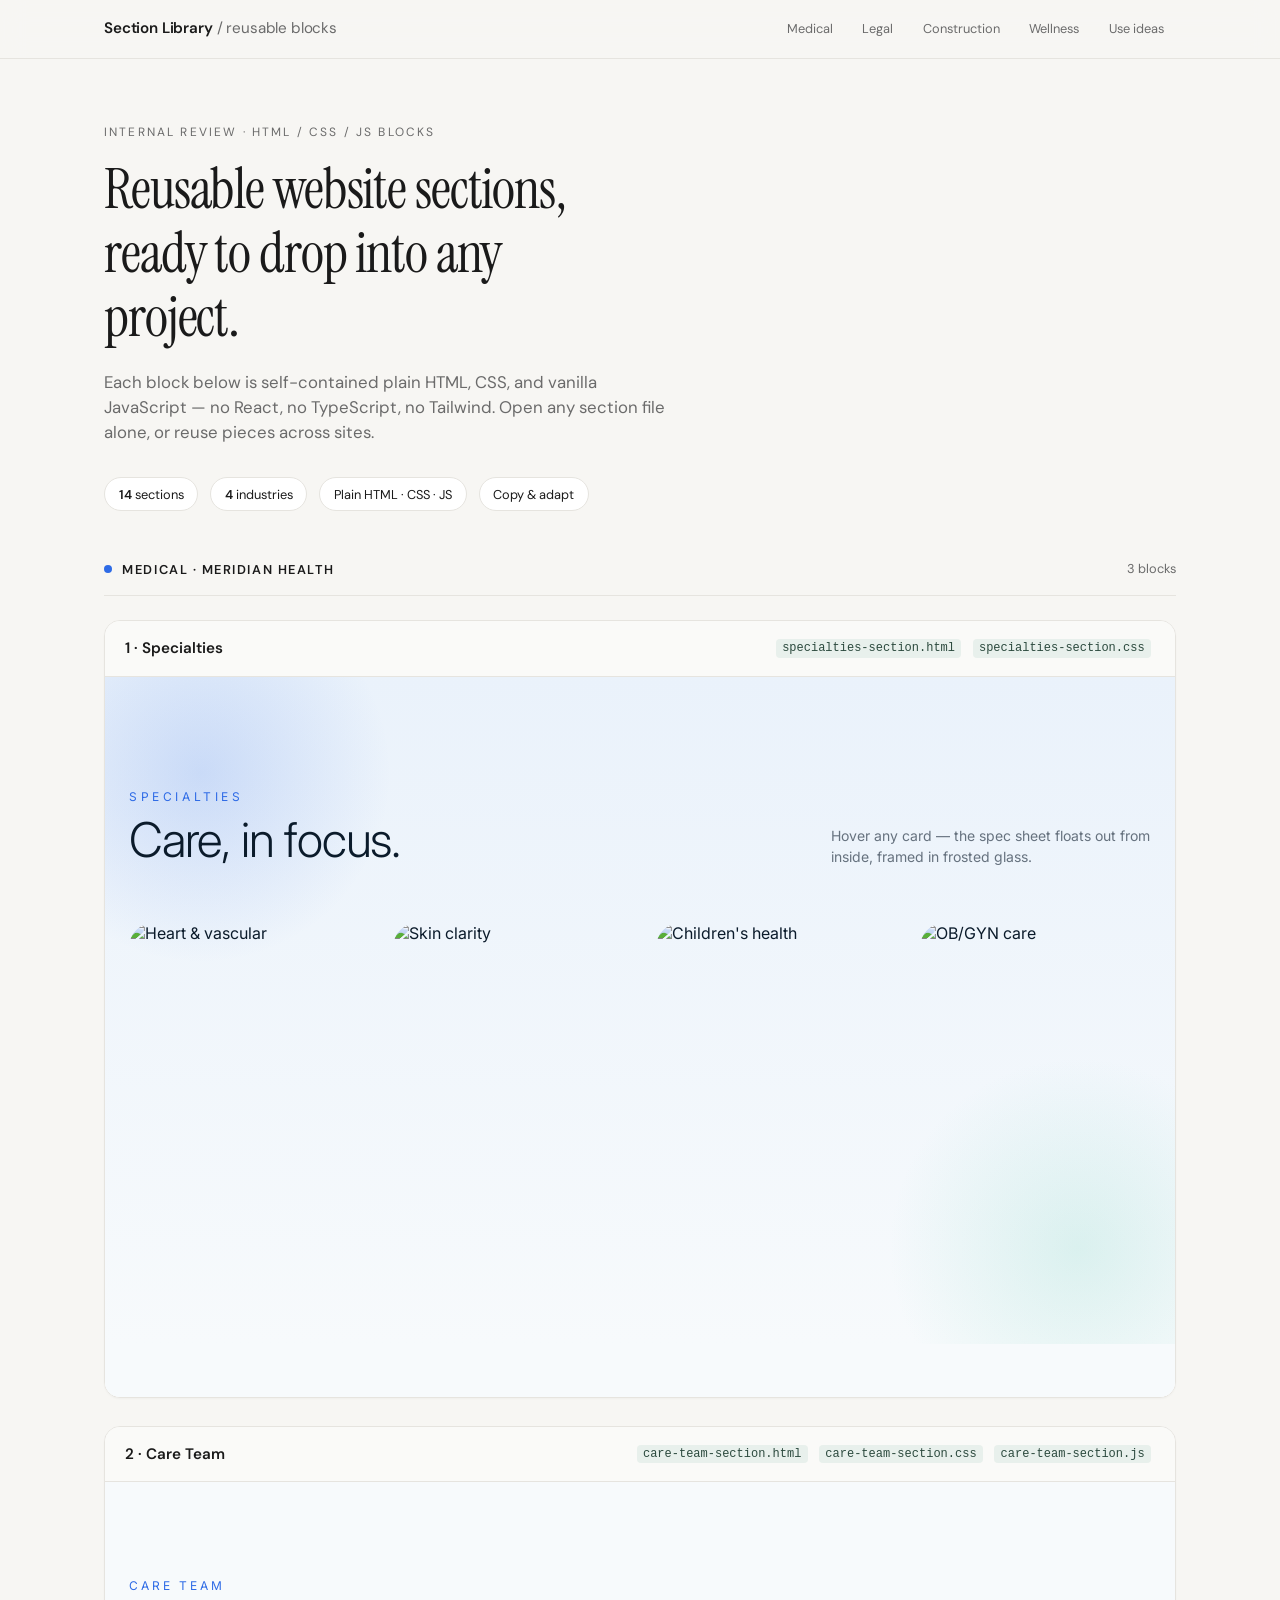
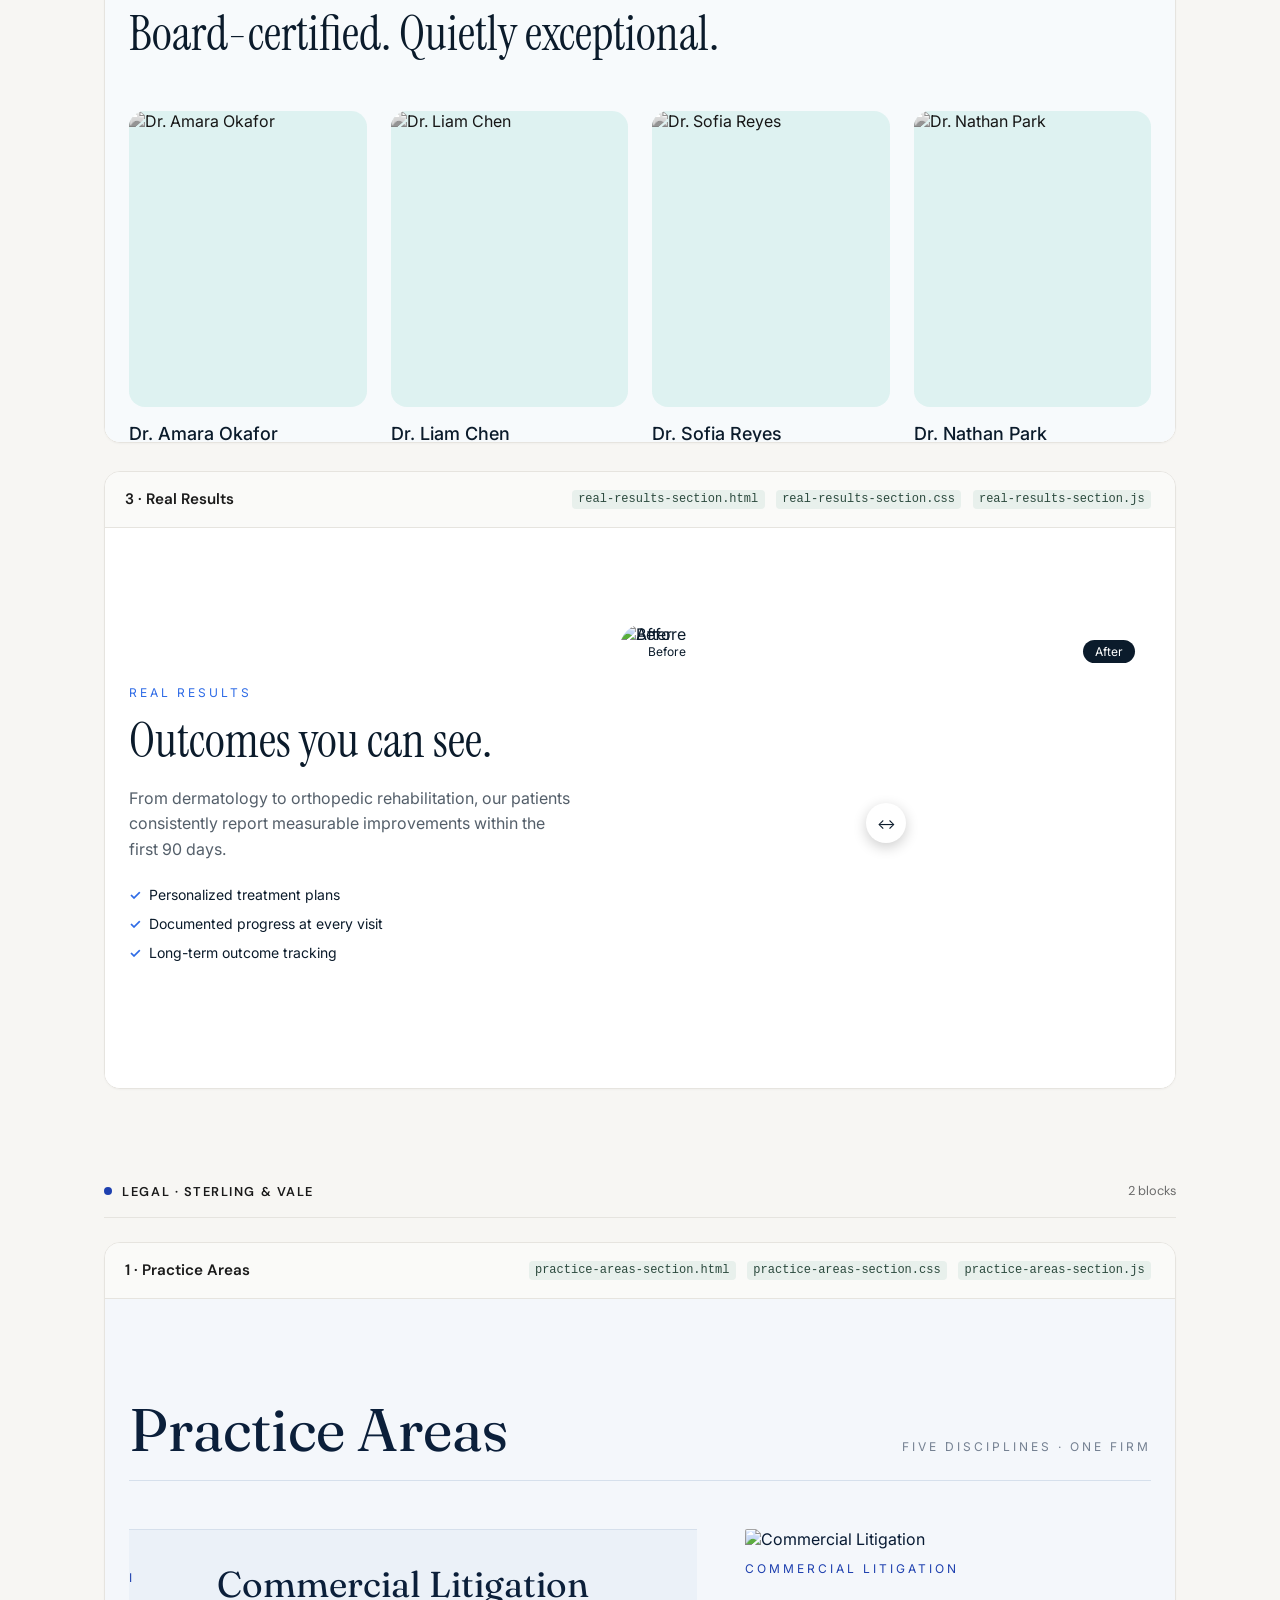
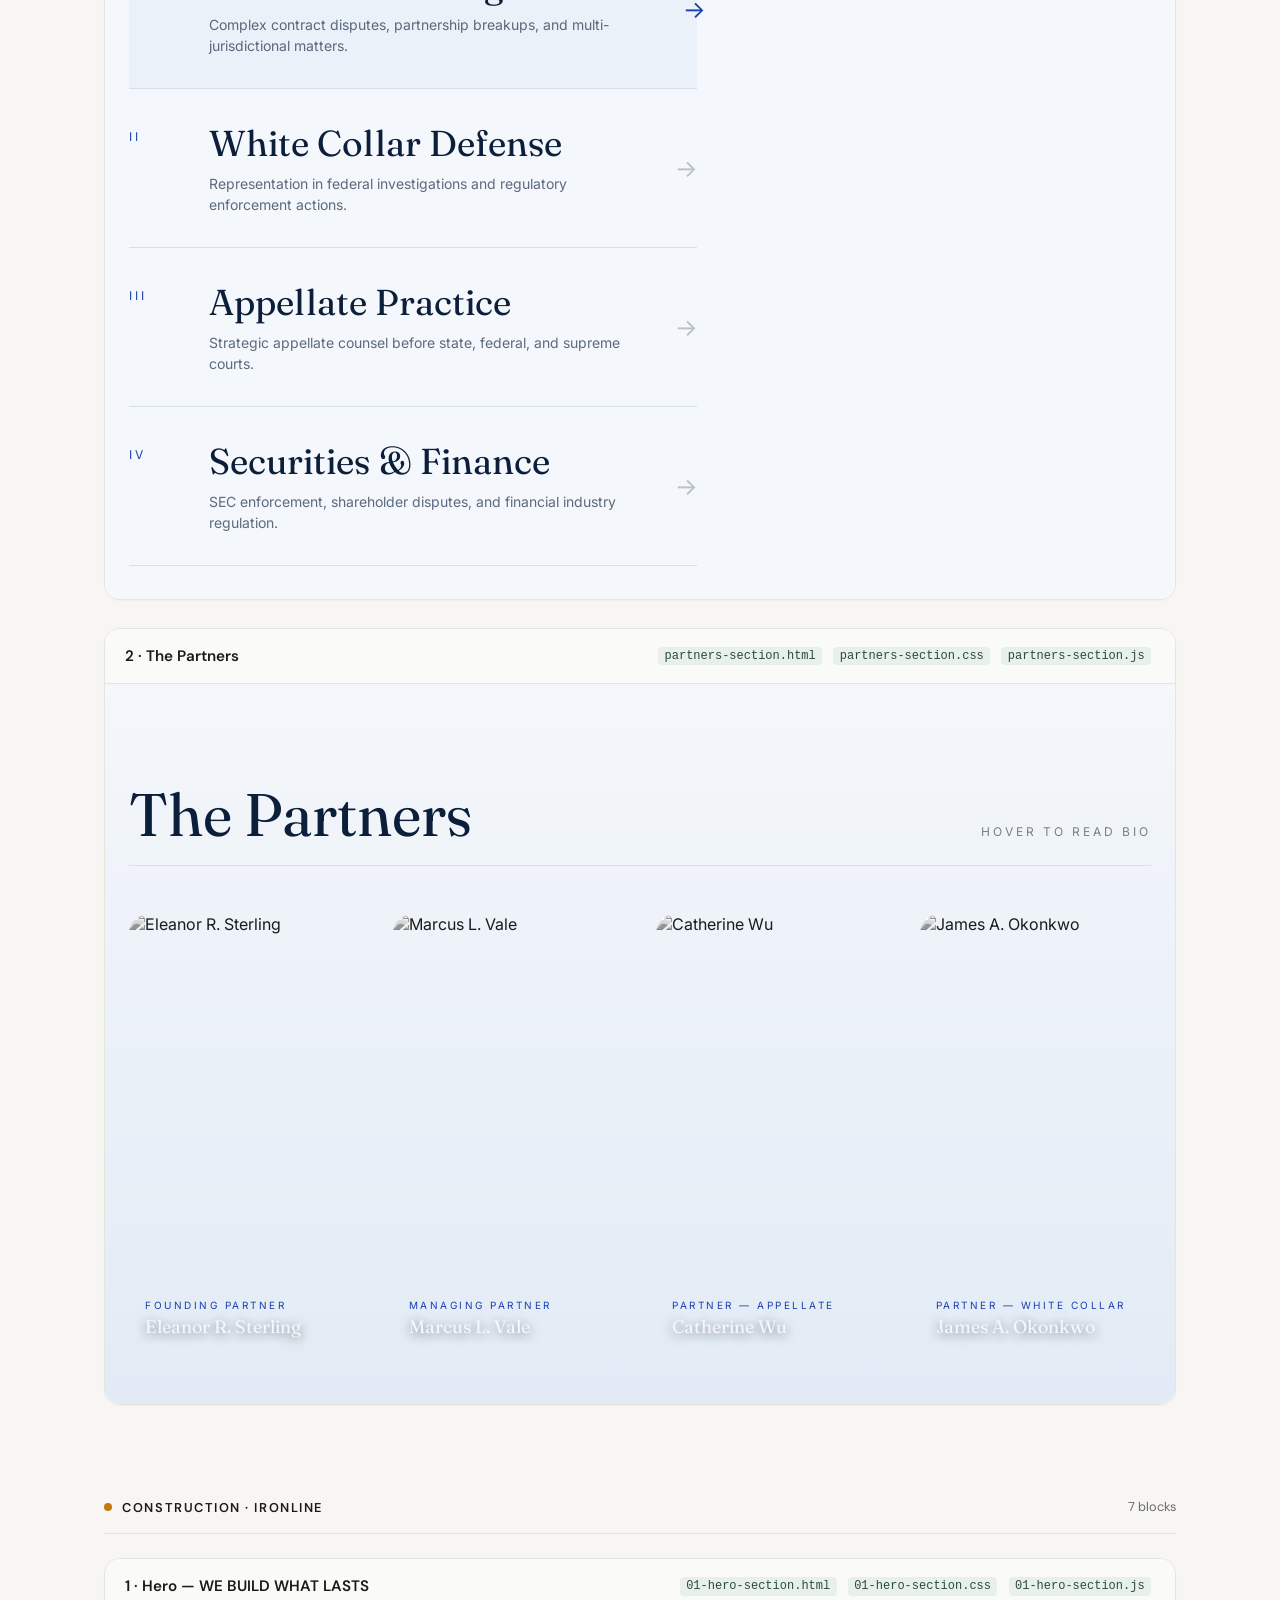
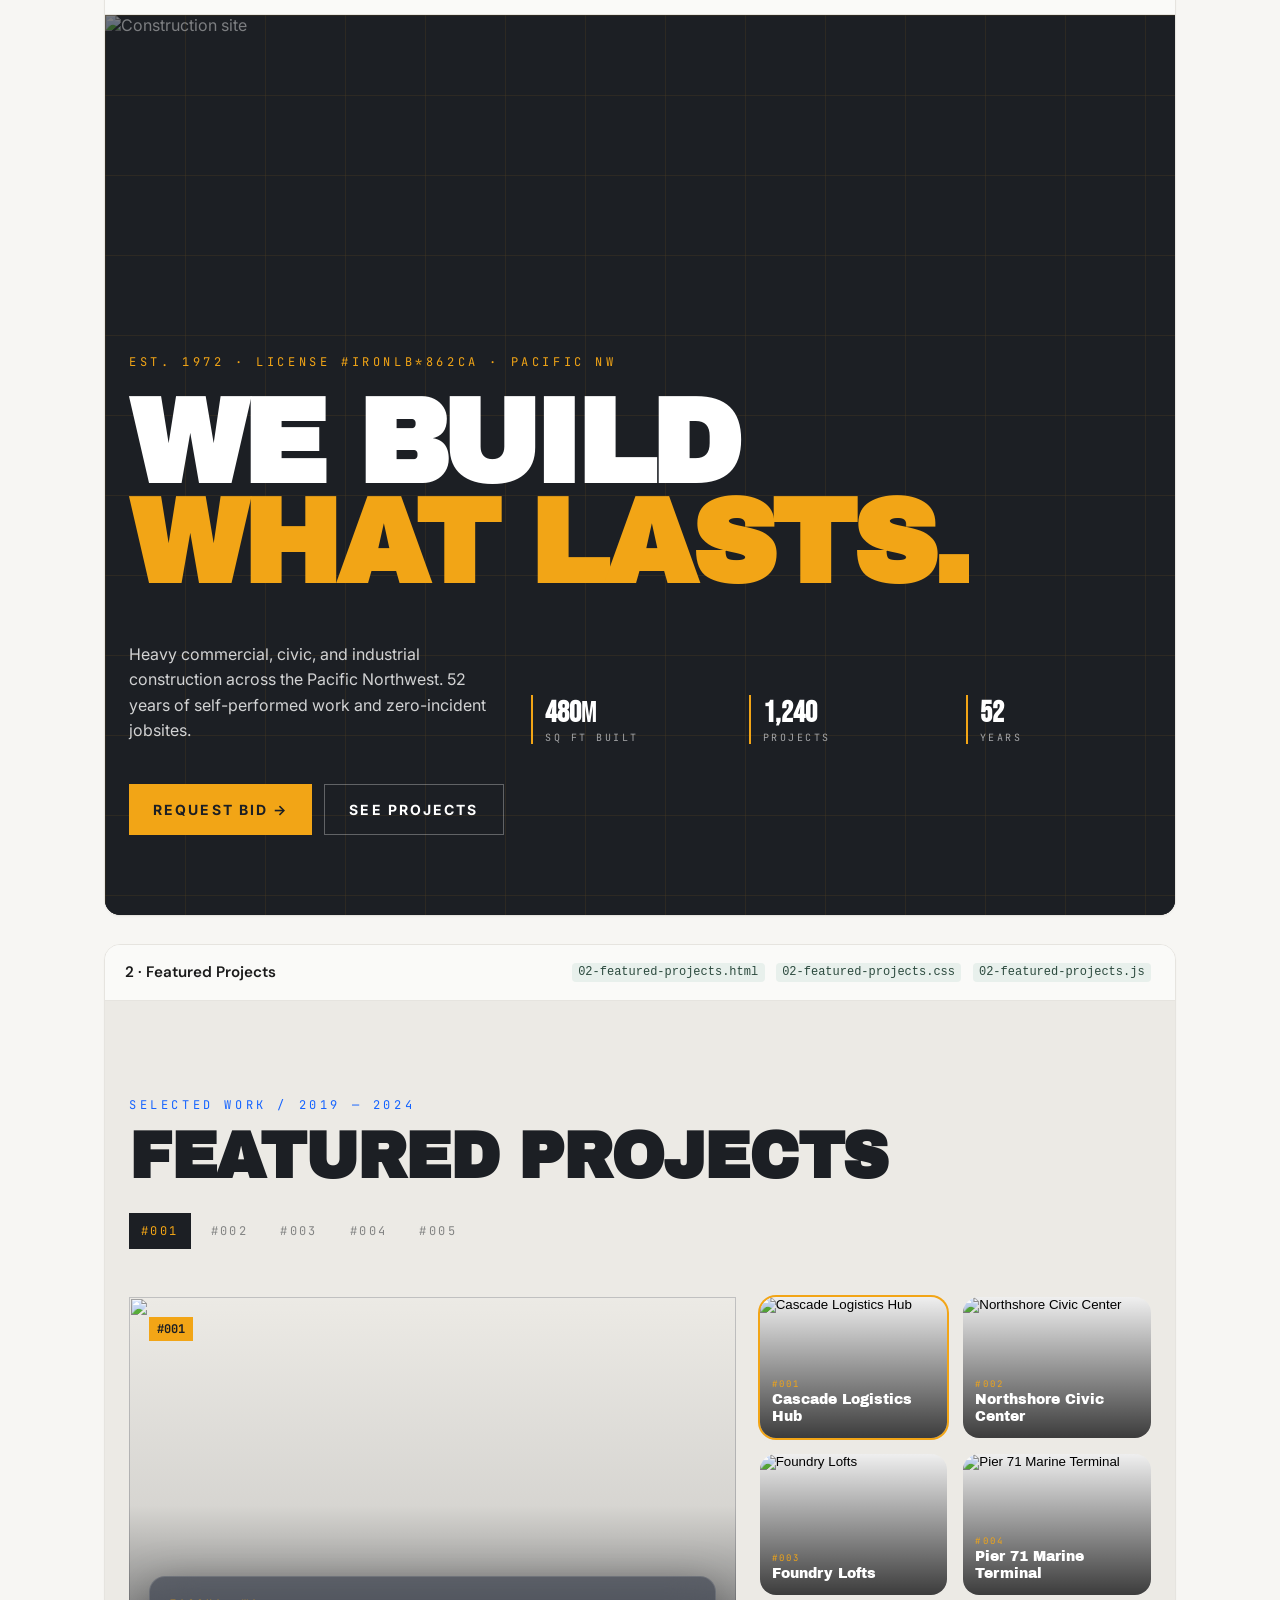
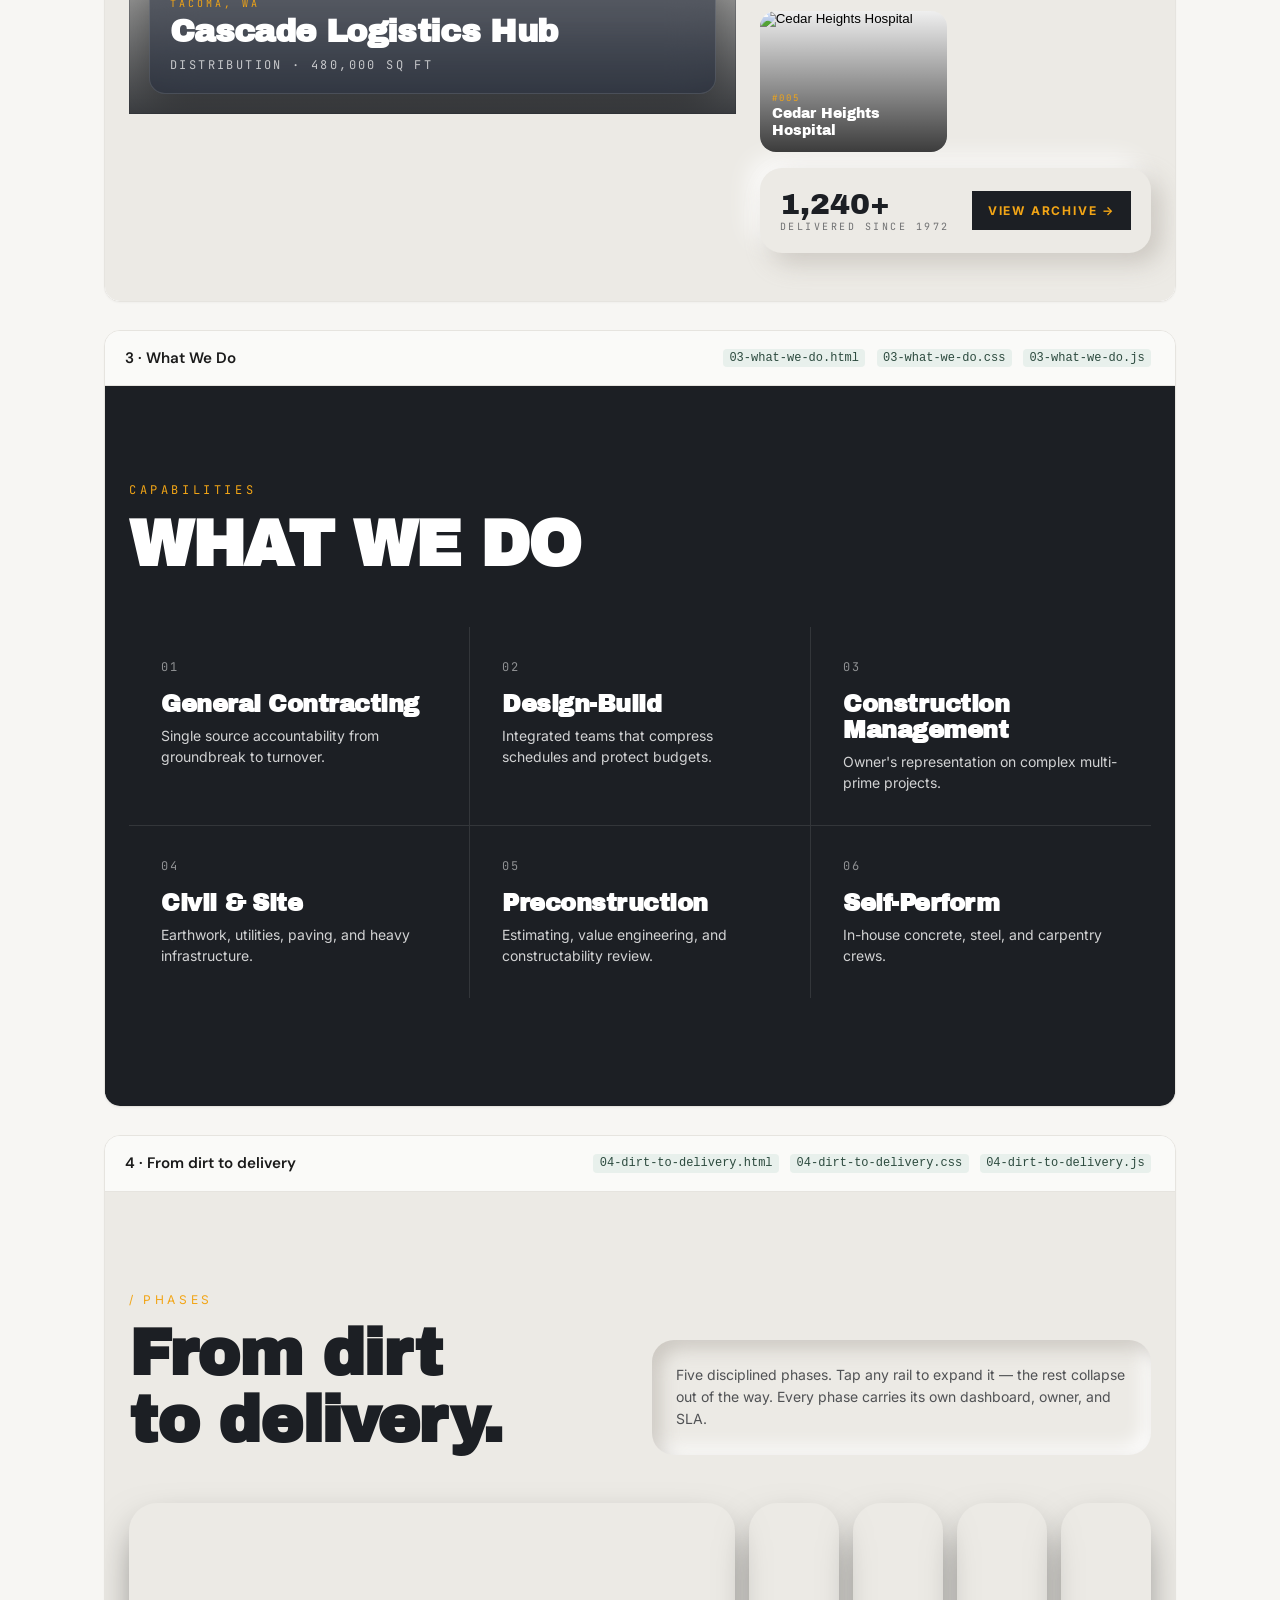
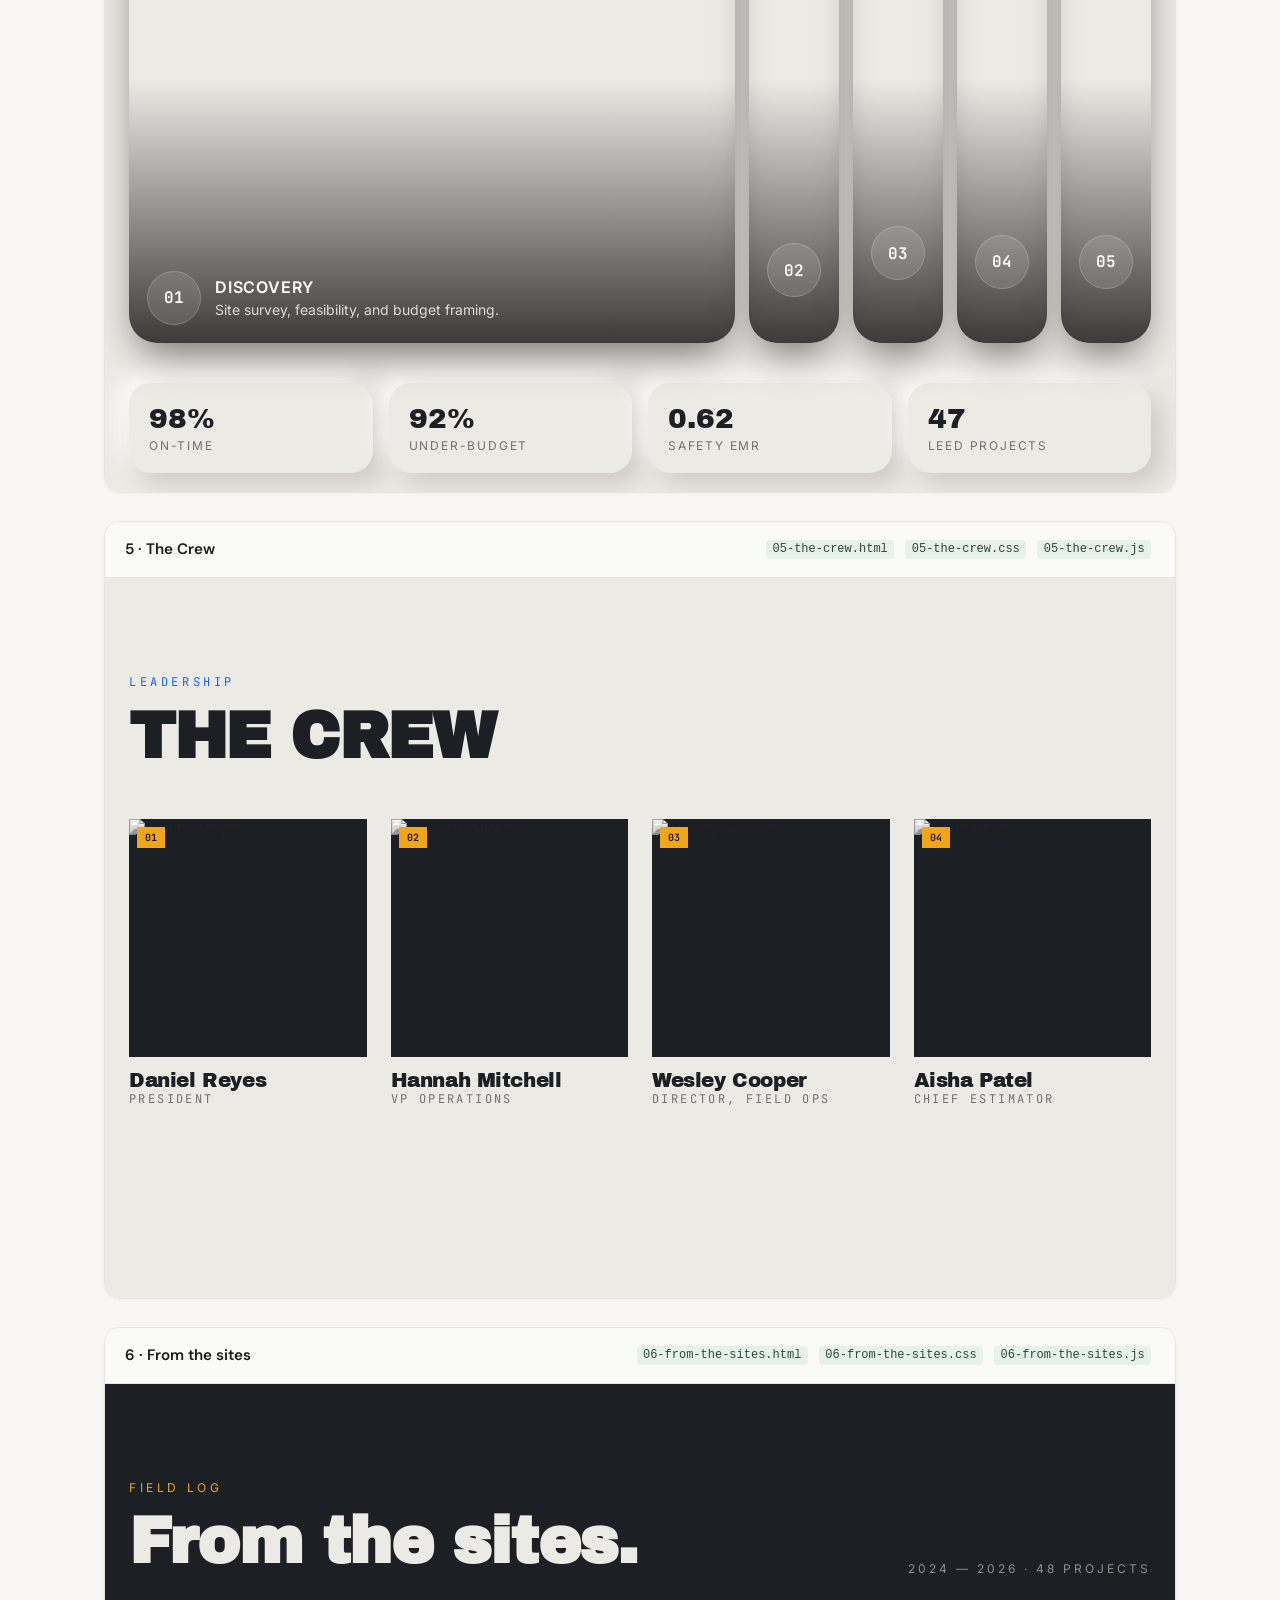
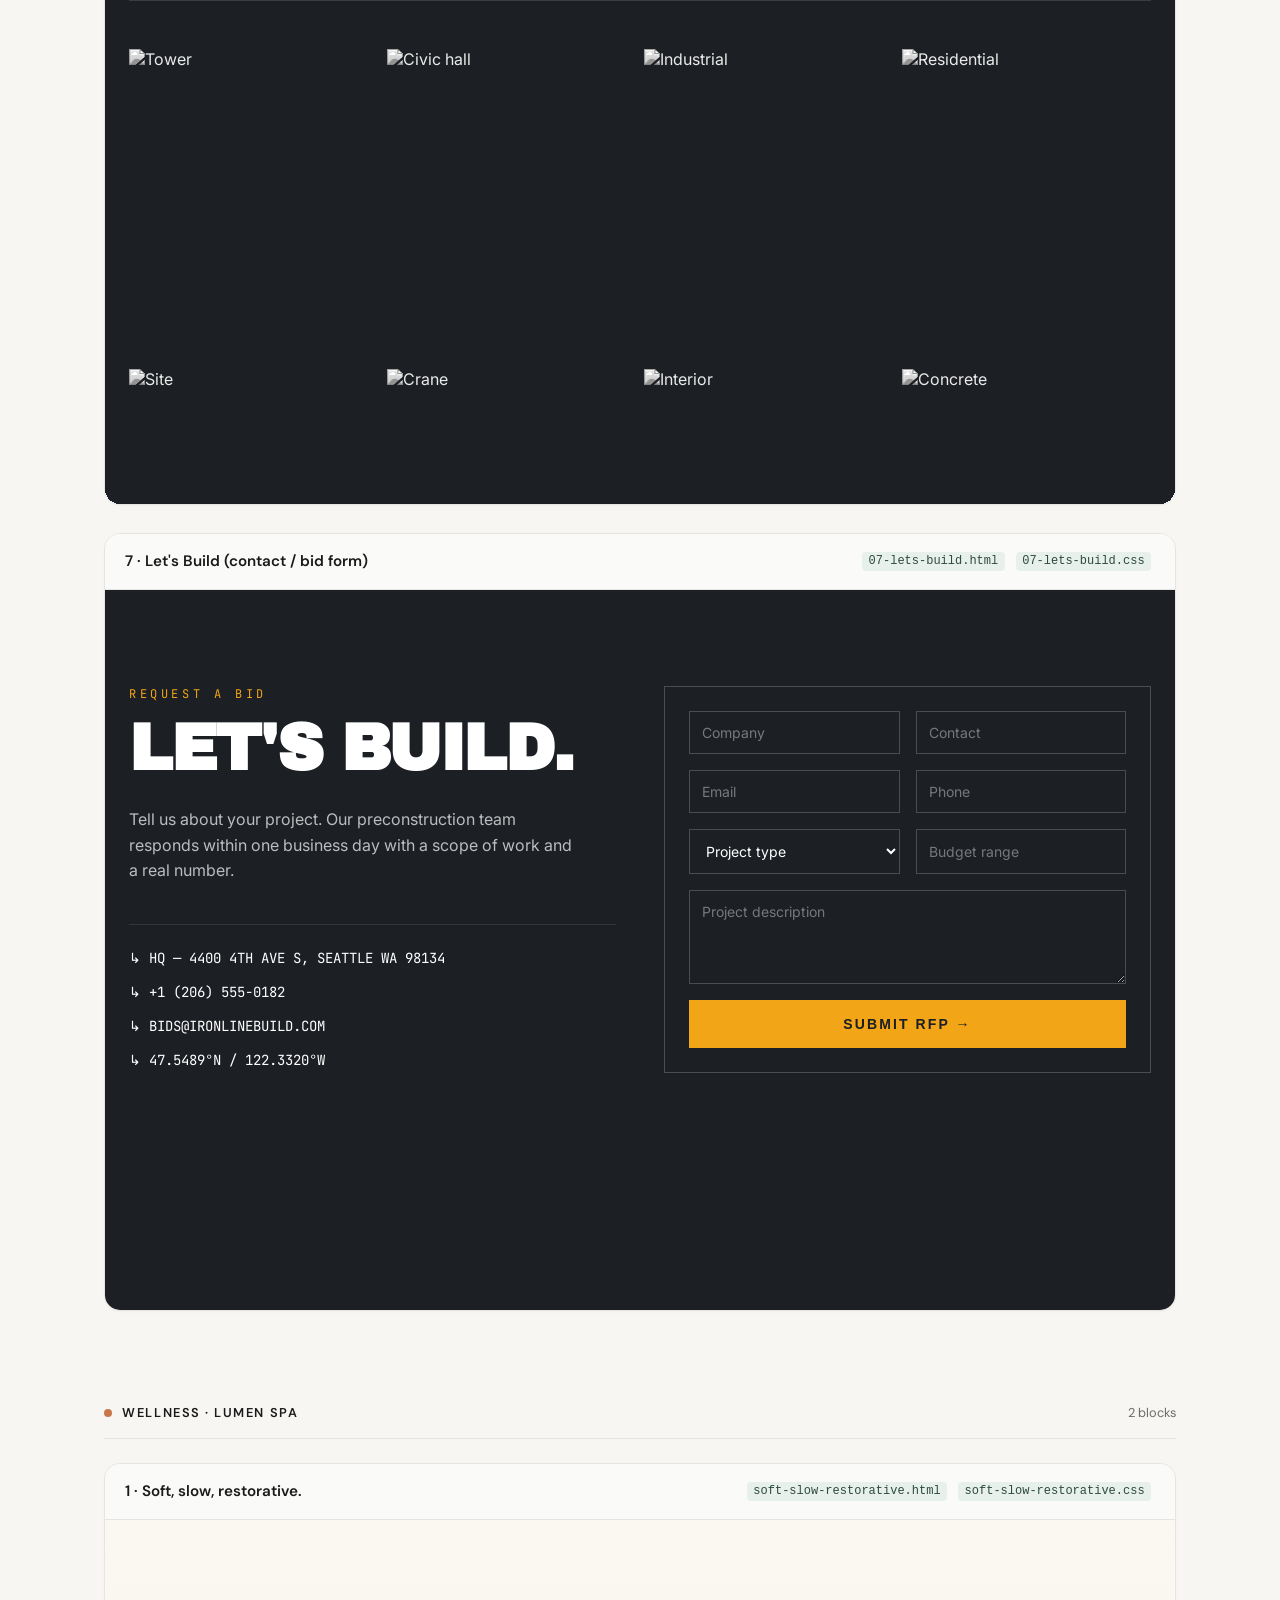
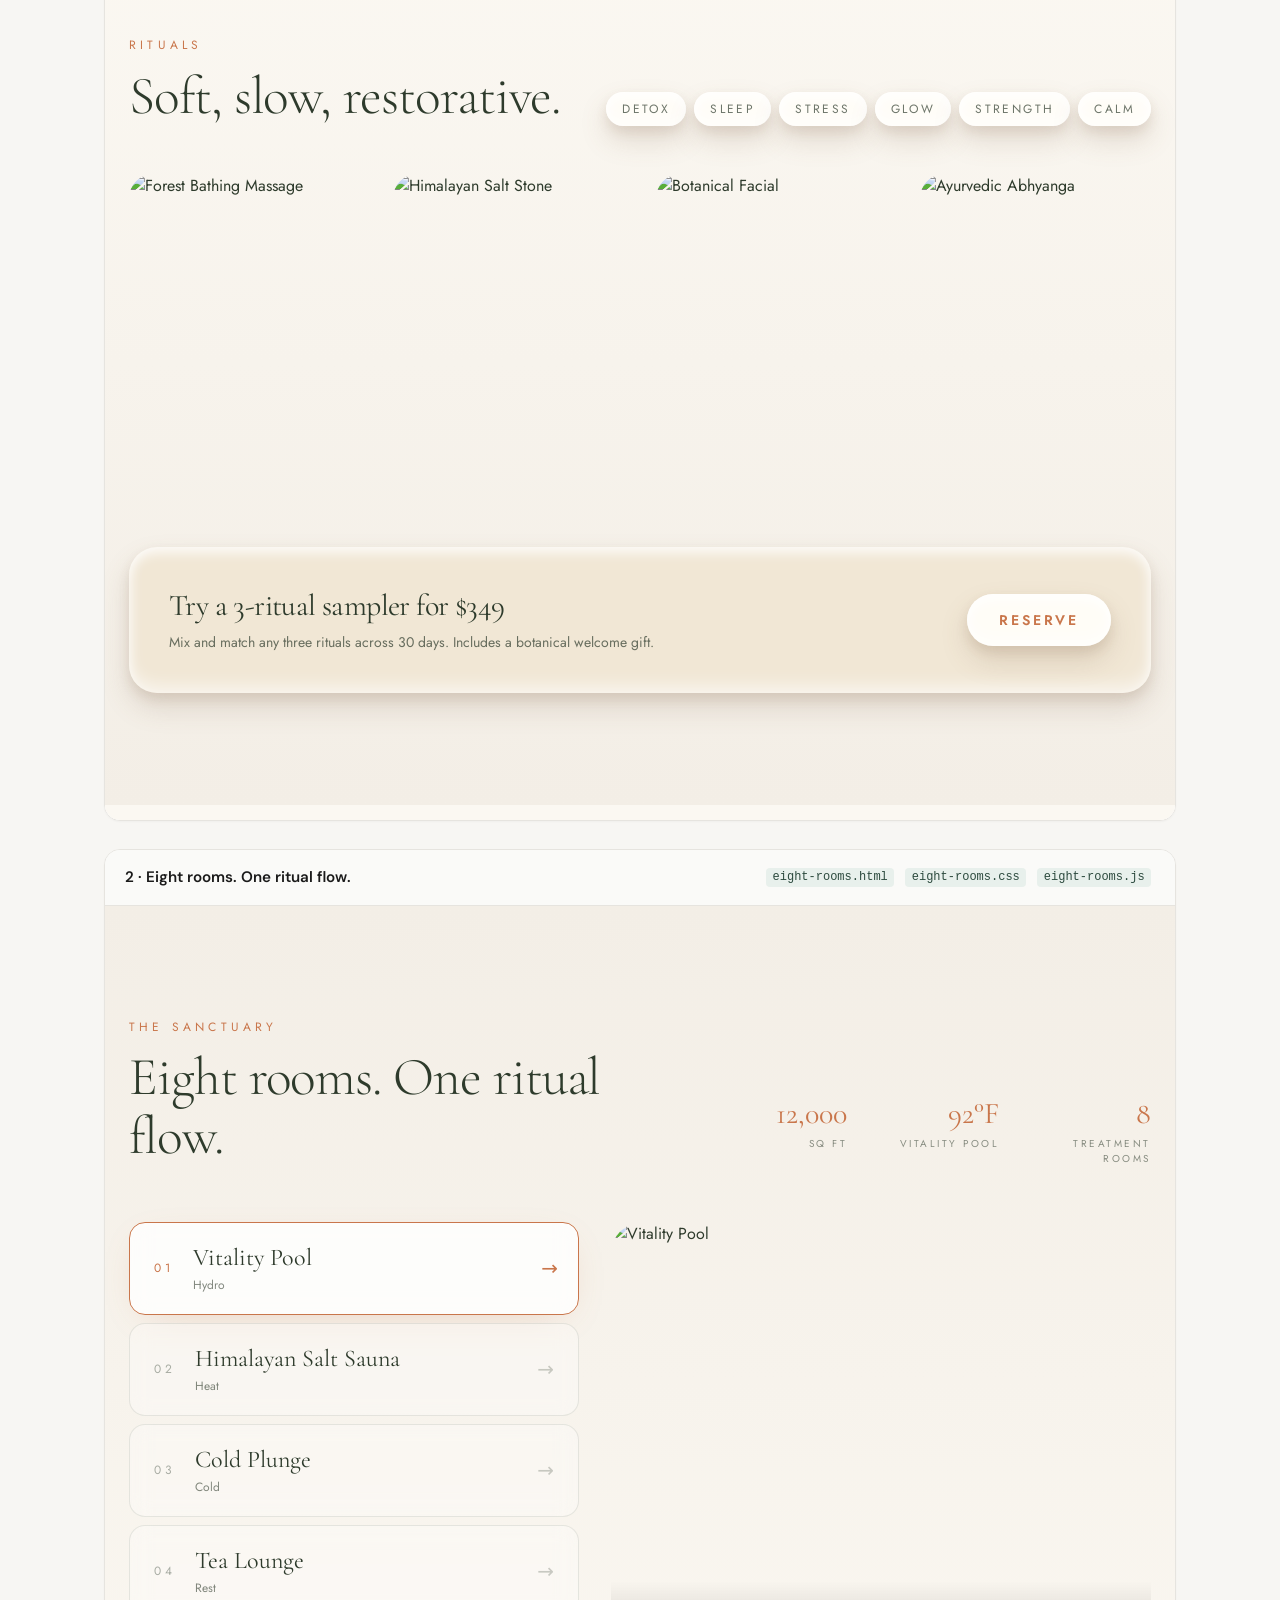
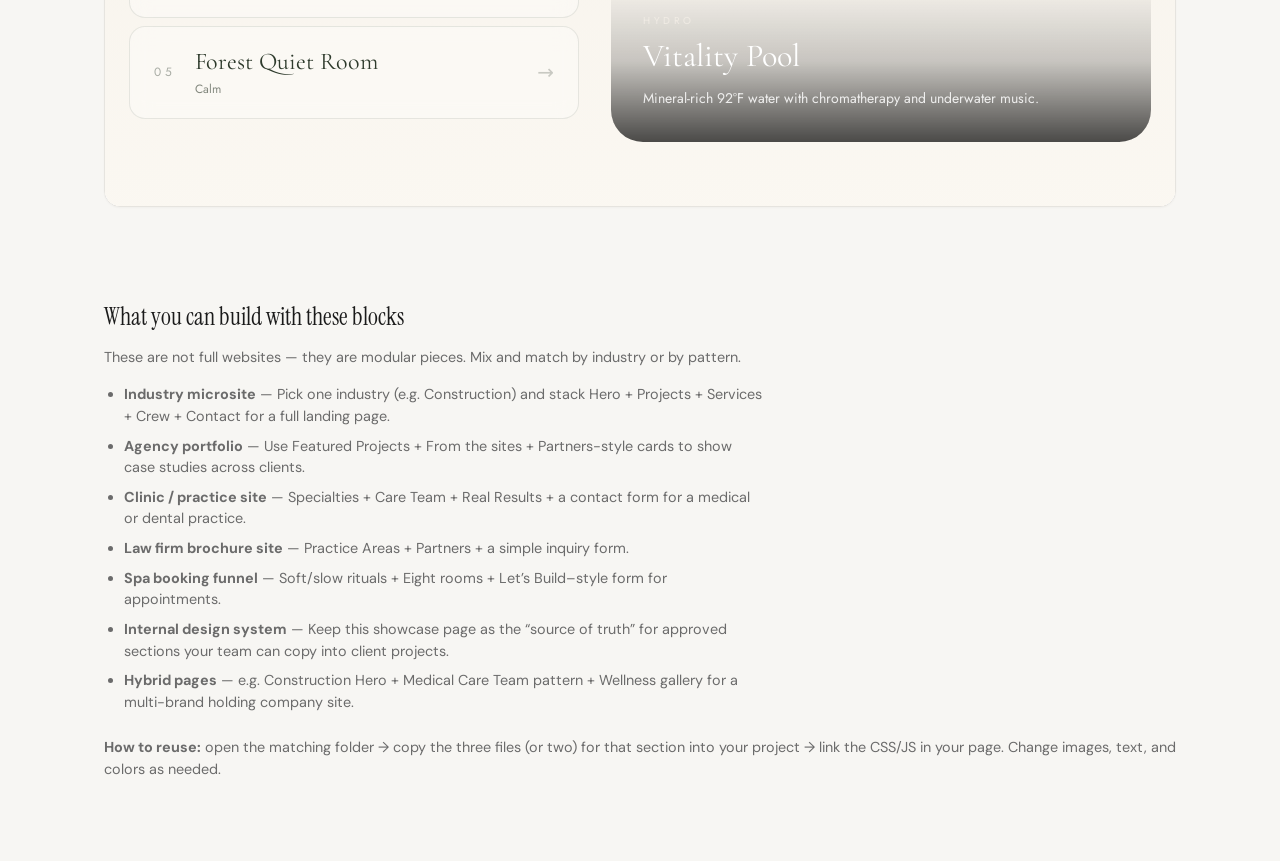
<file: Index.html>
<!DOCTYPE html>
<html lang="en">
<head>
  <meta charset="UTF-8" />
  <meta name="viewport" content="width=device-width, initial-scale=1.0" />
  <title>Section Library — Manager Review</title>
  <link href="https://fonts.googleapis.com/css2?family=DM+Sans:ital,opsz,wght@0,9..40,400;0,9..40,500;0,9..40,600;0,9..40,700;1,9..40,400&family=Instrument+Serif:ital@0;1&display=swap" rel="stylesheet" />
  <style>
    /* ============================================================
       SHOWCASE CHROME (page wrapper only — not the section blocks)
       Clean, neutral, professional for manager review
       ============================================================ */
    :root {
      --bg: #f7f6f3;
      --surface: #ffffff;
      --ink: #1a1a1a;
      --muted: #6b6b6b;
      --line: #e6e4df;
      --accent: #2c4a3e;
      --accent-soft: #e8f0ec;
      --medical: #2e6be6;
      --legal: #1e40af;
      --construction: #c47a12;
      --wellness: #c9764b;
    }

    *, *::before, *::after { box-sizing: border-box; margin: 0; padding: 0; }

    html { scroll-behavior: smooth; }

    body {
      font-family: "DM Sans", system-ui, sans-serif;
      background: var(--bg);
      color: var(--ink);
      line-height: 1.5;
      -webkit-font-smoothing: antialiased;
    }

    a { color: inherit; text-decoration: none; }

    /* ---- Top bar ---- */
    .topbar {
      position: sticky;
      top: 0;
      z-index: 100;
      background: rgba(247, 246, 243, 0.92);
      backdrop-filter: blur(12px);
      border-bottom: 1px solid var(--line);
    }
    .topbar__inner {
      max-width: 1120px;
      margin: 0 auto;
      padding: 0.85rem 1.5rem;
      display: flex;
      align-items: center;
      justify-content: space-between;
      gap: 1rem;
    }
    .topbar__brand {
      font-weight: 600;
      font-size: 0.95rem;
      letter-spacing: -0.01em;
    }
    .topbar__brand span { color: var(--muted); font-weight: 400; }
    .topbar__nav {
      display: flex;
      flex-wrap: wrap;
      gap: 0.35rem;
    }
    .topbar__nav a {
      font-size: 0.8rem;
      padding: 0.35rem 0.75rem;
      border-radius: 999px;
      color: var(--muted);
      transition: background 0.2s, color 0.2s;
    }
    .topbar__nav a:hover { background: var(--surface); color: var(--ink); }

    /* ---- Hero intro ---- */
    .intro {
      max-width: 1120px;
      margin: 0 auto;
      padding: 4rem 1.5rem 3rem;
    }
    .intro__eyebrow {
      font-size: 0.75rem;
      letter-spacing: 0.18em;
      text-transform: uppercase;
      color: var(--muted);
      margin-bottom: 1rem;
    }
    .intro__title {
      font-family: "Instrument Serif", Georgia, serif;
      font-size: clamp(2.25rem, 5vw, 3.5rem);
      font-weight: 400;
      letter-spacing: -0.02em;
      line-height: 1.15;
      max-width: 18ch;
      margin-bottom: 1.25rem;
    }
    .intro__desc {
      max-width: 36rem;
      color: var(--muted);
      font-size: 1.05rem;
      margin-bottom: 2rem;
    }
    .intro__meta {
      display: flex;
      flex-wrap: wrap;
      gap: 0.75rem;
    }
    .intro__pill {
      font-size: 0.8rem;
      padding: 0.4rem 0.85rem;
      border-radius: 999px;
      background: var(--surface);
      border: 1px solid var(--line);
      color: var(--ink);
    }
    .intro__pill strong { font-weight: 600; }

    /* ---- Industry group ---- */
    .group {
      max-width: 1120px;
      margin: 0 auto;
      padding: 0 1.5rem 4rem;
    }
    .group__head {
      display: flex;
      align-items: baseline;
      justify-content: space-between;
      gap: 1rem;
      padding-bottom: 1rem;
      margin-bottom: 1.5rem;
      border-bottom: 1px solid var(--line);
    }
    .group__label {
      display: flex;
      align-items: center;
      gap: 0.65rem;
      font-size: 0.8rem;
      letter-spacing: 0.12em;
      text-transform: uppercase;
      font-weight: 600;
    }
    .group__dot {
      width: 8px;
      height: 8px;
      border-radius: 50%;
    }
    .group__dot--medical { background: var(--medical); }
    .group__dot--legal { background: var(--legal); }
    .group__dot--construction { background: var(--construction); }
    .group__dot--wellness { background: var(--wellness); }
    .group__count {
      font-size: 0.8rem;
      color: var(--muted);
    }

    /* ---- Block card ---- */
    .block {
      background: var(--surface);
      border: 1px solid var(--line);
      border-radius: 16px;
      overflow: hidden;
      margin-bottom: 1.75rem;
      box-shadow: 0 1px 2px rgba(0,0,0,0.03);
    }
    .block__meta {
      display: flex;
      flex-wrap: wrap;
      align-items: center;
      justify-content: space-between;
      gap: 0.75rem;
      padding: 1rem 1.25rem;
      border-bottom: 1px solid var(--line);
      background: #fafaf8;
    }
    .block__name {
      font-weight: 600;
      font-size: 0.95rem;
    }
    .block__files {
      font-size: 0.75rem;
      color: var(--muted);
      font-family: ui-monospace, "SF Mono", Menlo, monospace;
    }
    .block__files code {
      background: var(--accent-soft);
      color: var(--accent);
      padding: 0.15rem 0.4rem;
      border-radius: 4px;
      margin-right: 0.25rem;
    }
    .block__frame-wrap {
      position: relative;
      background: #eee;
    }
    .block__frame {
      display: block;
      width: 100%;
      height: 720px;
      border: 0;
      background: #fff;
    }
    .block__frame--tall { height: 900px; }
    .block__frame--short { height: 560px; }

    /* ---- Footer note ---- */
    .footnote {
      max-width: 1120px;
      margin: 0 auto;
      padding: 0 1.5rem 5rem;
      color: var(--muted);
      font-size: 0.9rem;
    }
    .footnote h3 {
      font-family: "Instrument Serif", Georgia, serif;
      font-size: 1.5rem;
      font-weight: 400;
      color: var(--ink);
      margin-bottom: 0.75rem;
    }
    .footnote ul {
      margin: 1rem 0 0 1.25rem;
      max-width: 40rem;
    }
    .footnote li { margin-bottom: 0.5rem; }

    @media (max-width: 640px) {
      .block__frame { height: 520px; }
      .block__frame--tall { height: 640px; }
      .topbar__nav { display: none; }
    }
  </style>
</head>
<body>

  <!-- ============================================================
       TOP NAVIGATION
       ============================================================ -->
  <header class="topbar">
    <div class="topbar__inner">
      <div class="topbar__brand">Section Library <span>/ reusable blocks</span></div>
      <nav class="topbar__nav">
        <a href="#medical">Medical</a>
        <a href="#legal">Legal</a>
        <a href="#construction">Construction</a>
        <a href="#wellness">Wellness</a>
        <a href="#ideas">Use ideas</a>
      </nav>
    </div>
  </header>

  <!-- ============================================================
       INTRO (for manager review)
       ============================================================ -->
  <section class="intro">
    <p class="intro__eyebrow">Internal review · HTML / CSS / JS blocks</p>
    <h1 class="intro__title">Reusable website sections, ready to drop into any project.</h1>
    <p class="intro__desc">
      Each block below is self-contained plain HTML, CSS, and vanilla JavaScript —
      no React, no TypeScript, no Tailwind. Open any section file alone, or reuse pieces across sites.
    </p>
    <div class="intro__meta">
      <span class="intro__pill"><strong>14</strong> sections</span>
      <span class="intro__pill"><strong>4</strong> industries</span>
      <span class="intro__pill">Plain HTML · CSS · JS</span>
      <span class="intro__pill">Copy &amp; adapt</span>
    </div>
  </section>

  <!-- ============================================================
       MEDICAL
       Source folder: medical-html/
       ============================================================ -->
  <div class="group" id="medical">
    <div class="group__head">
      <div class="group__label">
        <span class="group__dot group__dot--medical"></span>
        Medical · Meridian Health
      </div>
      <span class="group__count">3 blocks</span>
    </div>

    <!-- MEDICAL 1: Specialties -->
    <!-- Files: medical-html/specialties-section.html + .css (no JS) -->
    <article class="block" id="med-specialties">
      <div class="block__meta">
        <div class="block__name">1 · Specialties</div>
        <div class="block__files">
          <code>specialties-section.html</code>
          <code>specialties-section.css</code>
        </div>
      </div>
      <div class="block__frame-wrap">
        <iframe class="block__frame" title="Specialties section" src="medical-html/specialties-section.html" loading="lazy"></iframe>
      </div>
    </article>

    <!-- MEDICAL 2: Care Team -->
    <!-- Files: medical-html/care-team-section.html + .css + .js -->
    <article class="block" id="med-care-team">
      <div class="block__meta">
        <div class="block__name">2 · Care Team</div>
        <div class="block__files">
          <code>care-team-section.html</code>
          <code>care-team-section.css</code>
          <code>care-team-section.js</code>
        </div>
      </div>
      <div class="block__frame-wrap">
        <iframe class="block__frame block__frame--short" title="Care Team section" src="medical-html/care-team-section.html" loading="lazy"></iframe>
      </div>
    </article>

    <!-- MEDICAL 3: Real Results -->
    <!-- Files: medical-html/real-results-section.html + .css + .js -->
    <article class="block" id="med-results">
      <div class="block__meta">
        <div class="block__name">3 · Real Results</div>
        <div class="block__files">
          <code>real-results-section.html</code>
          <code>real-results-section.css</code>
          <code>real-results-section.js</code>
        </div>
      </div>
      <div class="block__frame-wrap">
        <iframe class="block__frame block__frame--short" title="Real Results section" src="medical-html/real-results-section.html" loading="lazy"></iframe>
      </div>
    </article>
  </div>

  <!-- ============================================================
       LEGAL
       Source folder: legal-html/
       ============================================================ -->
  <div class="group" id="legal">
    <div class="group__head">
      <div class="group__label">
        <span class="group__dot group__dot--legal"></span>
        Legal · Sterling &amp; Vale
      </div>
      <span class="group__count">2 blocks</span>
    </div>

    <!-- LEGAL 1: Practice Areas -->
    <!-- Files: legal-html/practice-areas-section.html + .css + .js -->
    <article class="block" id="leg-practice">
      <div class="block__meta">
        <div class="block__name">1 · Practice Areas</div>
        <div class="block__files">
          <code>practice-areas-section.html</code>
          <code>practice-areas-section.css</code>
          <code>practice-areas-section.js</code>
        </div>
      </div>
      <div class="block__frame-wrap">
        <iframe class="block__frame block__frame--tall" title="Practice Areas" src="legal-html/practice-areas-section.html" loading="lazy"></iframe>
      </div>
    </article>

    <!-- LEGAL 2: The Partners -->
    <!-- Files: legal-html/partners-section.html + .css + .js -->
    <article class="block" id="leg-partners">
      <div class="block__meta">
        <div class="block__name">2 · The Partners</div>
        <div class="block__files">
          <code>partners-section.html</code>
          <code>partners-section.css</code>
          <code>partners-section.js</code>
        </div>
      </div>
      <div class="block__frame-wrap">
        <iframe class="block__frame" title="The Partners" src="legal-html/partners-section.html" loading="lazy"></iframe>
      </div>
    </article>
  </div>

  <!-- ============================================================
       CONSTRUCTION
       Source folder: construction-html/
       ============================================================ -->
  <div class="group" id="construction">
    <div class="group__head">
      <div class="group__label">
        <span class="group__dot group__dot--construction"></span>
        Construction · Ironline
      </div>
      <span class="group__count">7 blocks</span>
    </div>

    <!-- CONSTRUCTION 1: Hero -->
    <article class="block" id="con-hero">
      <div class="block__meta">
        <div class="block__name">1 · Hero — WE BUILD WHAT LASTS</div>
        <div class="block__files">
          <code>01-hero-section.html</code>
          <code>01-hero-section.css</code>
          <code>01-hero-section.js</code>
        </div>
      </div>
      <div class="block__frame-wrap">
        <iframe class="block__frame block__frame--tall" title="Construction Hero" src="construction-html/01-hero-section.html" loading="lazy"></iframe>
      </div>
    </article>

    <!-- CONSTRUCTION 2: Featured Projects -->
    <article class="block" id="con-projects">
      <div class="block__meta">
        <div class="block__name">2 · Featured Projects</div>
        <div class="block__files">
          <code>02-featured-projects.html</code>
          <code>02-featured-projects.css</code>
          <code>02-featured-projects.js</code>
        </div>
      </div>
      <div class="block__frame-wrap">
        <iframe class="block__frame block__frame--tall" title="Featured Projects" src="construction-html/02-featured-projects.html" loading="lazy"></iframe>
      </div>
    </article>

    <!-- CONSTRUCTION 3: What We Do -->
    <article class="block" id="con-services">
      <div class="block__meta">
        <div class="block__name">3 · What We Do</div>
        <div class="block__files">
          <code>03-what-we-do.html</code>
          <code>03-what-we-do.css</code>
          <code>03-what-we-do.js</code>
        </div>
      </div>
      <div class="block__frame-wrap">
        <iframe class="block__frame" title="What We Do" src="construction-html/03-what-we-do.html" loading="lazy"></iframe>
      </div>
    </article>

    <!-- CONSTRUCTION 4: Dirt to Delivery -->
    <article class="block" id="con-phases">
      <div class="block__meta">
        <div class="block__name">4 · From dirt to delivery</div>
        <div class="block__files">
          <code>04-dirt-to-delivery.html</code>
          <code>04-dirt-to-delivery.css</code>
          <code>04-dirt-to-delivery.js</code>
        </div>
      </div>
      <div class="block__frame-wrap">
        <iframe class="block__frame block__frame--tall" title="From dirt to delivery" src="construction-html/04-dirt-to-delivery.html" loading="lazy"></iframe>
      </div>
    </article>

    <!-- CONSTRUCTION 5: The Crew -->
    <article class="block" id="con-crew">
      <div class="block__meta">
        <div class="block__name">5 · The Crew</div>
        <div class="block__files">
          <code>05-the-crew.html</code>
          <code>05-the-crew.css</code>
          <code>05-the-crew.js</code>
        </div>
      </div>
      <div class="block__frame-wrap">
        <iframe class="block__frame" title="The Crew" src="construction-html/05-the-crew.html" loading="lazy"></iframe>
      </div>
    </article>

    <!-- CONSTRUCTION 6: From the Sites -->
    <article class="block" id="con-sites">
      <div class="block__meta">
        <div class="block__name">6 · From the sites</div>
        <div class="block__files">
          <code>06-from-the-sites.html</code>
          <code>06-from-the-sites.css</code>
          <code>06-from-the-sites.js</code>
        </div>
      </div>
      <div class="block__frame-wrap">
        <iframe class="block__frame" title="From the sites" src="construction-html/06-from-the-sites.html" loading="lazy"></iframe>
      </div>
    </article>

    <!-- CONSTRUCTION 7: Let's Build -->
    <article class="block" id="con-contact">
      <div class="block__meta">
        <div class="block__name">7 · Let's Build (contact / bid form)</div>
        <div class="block__files">
          <code>07-lets-build.html</code>
          <code>07-lets-build.css</code>
        </div>
      </div>
      <div class="block__frame-wrap">
        <iframe class="block__frame" title="Let's Build" src="construction-html/07-lets-build.html" loading="lazy"></iframe>
      </div>
    </article>
  </div>

  <!-- ============================================================
       WELLNESS
       Source folder: wellness-html/
       ============================================================ -->
  <div class="group" id="wellness">
    <div class="group__head">
      <div class="group__label">
        <span class="group__dot group__dot--wellness"></span>
        Wellness · Lumen Spa
      </div>
      <span class="group__count">2 blocks</span>
    </div>

    <!-- WELLNESS 1: Soft, slow, restorative -->
    <article class="block" id="wel-rituals">
      <div class="block__meta">
        <div class="block__name">1 · Soft, slow, restorative.</div>
        <div class="block__files">
          <code>soft-slow-restorative.html</code>
          <code>soft-slow-restorative.css</code>
        </div>
      </div>
      <div class="block__frame-wrap">
        <iframe class="block__frame block__frame--tall" title="Soft slow restorative" src="wellness-html/soft-slow-restorative.html" loading="lazy"></iframe>
      </div>
    </article>

    <!-- WELLNESS 2: Eight rooms -->
    <article class="block" id="wel-rooms">
      <div class="block__meta">
        <div class="block__name">2 · Eight rooms. One ritual flow.</div>
        <div class="block__files">
          <code>eight-rooms.html</code>
          <code>eight-rooms.css</code>
          <code>eight-rooms.js</code>
        </div>
      </div>
      <div class="block__frame-wrap">
        <iframe class="block__frame block__frame--tall" title="Eight rooms" src="wellness-html/eight-rooms.html" loading="lazy"></iframe>
      </div>
    </article>
  </div>

  <!-- ============================================================
       WHAT YOU CAN BUILD (suggestions for manager)
       ============================================================ -->
  <section class="footnote" id="ideas">
    <h3>What you can build with these blocks</h3>
    <p>These are not full websites — they are modular pieces. Mix and match by industry or by pattern.</p>
    <ul>
      <li><strong>Industry microsite</strong> — Pick one industry (e.g. Construction) and stack Hero + Projects + Services + Crew + Contact for a full landing page.</li>
      <li><strong>Agency portfolio</strong> — Use Featured Projects + From the sites + Partners-style cards to show case studies across clients.</li>
      <li><strong>Clinic / practice site</strong> — Specialties + Care Team + Real Results + a contact form for a medical or dental practice.</li>
      <li><strong>Law firm brochure site</strong> — Practice Areas + Partners + a simple inquiry form.</li>
      <li><strong>Spa booking funnel</strong> — Soft/slow rituals + Eight rooms + Let’s Build–style form for appointments.</li>
      <li><strong>Internal design system</strong> — Keep this showcase page as the “source of truth” for approved sections your team can copy into client projects.</li>
      <li><strong>Hybrid pages</strong> — e.g. Construction Hero + Medical Care Team pattern + Wellness gallery for a multi-brand holding company site.</li>
    </ul>
    <p style="margin-top: 1.5rem;">
      <strong>How to reuse:</strong> open the matching folder → copy the three files (or two) for that section into your project → link the CSS/JS in your page. Change images, text, and colors as needed.
    </p>
  </section>

</body>
</html>
</file>
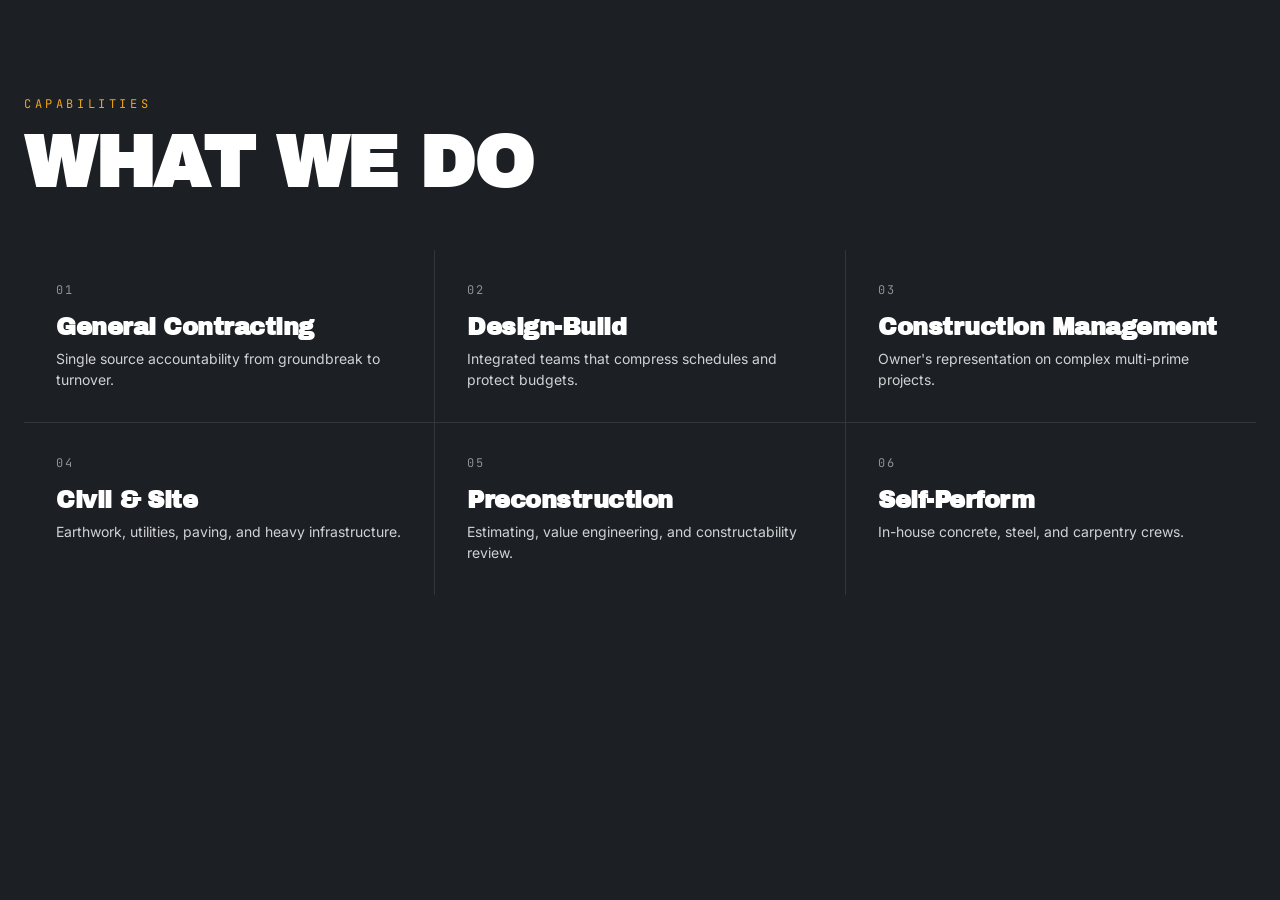
<file: construction-html/03-what-we-do.html>
<!DOCTYPE html>
<html lang="en">
<head>
  <meta charset="UTF-8" />
  <meta name="viewport" content="width=device-width, initial-scale=1.0" />
  <title>What We Do</title>
  <link rel="stylesheet" href="03-what-we-do.css" />
  <link href="https://fonts.googleapis.com/css2?family=Archivo+Black&family=Inter:wght@400;700&family=JetBrains+Mono:wght@400;500&display=swap" rel="stylesheet" />
</head>
<body>
<section class="services" id="services">
  <div class="services__inner">
    <div class="services__header">
      <p class="services__eyebrow">CAPABILITIES</p>
      <h2 class="services__title">WHAT WE DO</h2>
    </div>
    <div class="services__grid">
      <div class="services__card" data-animate><p class="services__num">01</p><h3 class="services__name">General Contracting</h3><p class="services__desc">Single source accountability from groundbreak to turnover.</p></div>
      <div class="services__card" data-animate><p class="services__num">02</p><h3 class="services__name">Design-Build</h3><p class="services__desc">Integrated teams that compress schedules and protect budgets.</p></div>
      <div class="services__card" data-animate><p class="services__num">03</p><h3 class="services__name">Construction Management</h3><p class="services__desc">Owner's representation on complex multi-prime projects.</p></div>
      <div class="services__card" data-animate><p class="services__num">04</p><h3 class="services__name">Civil &amp; Site</h3><p class="services__desc">Earthwork, utilities, paving, and heavy infrastructure.</p></div>
      <div class="services__card" data-animate><p class="services__num">05</p><h3 class="services__name">Preconstruction</h3><p class="services__desc">Estimating, value engineering, and constructability review.</p></div>
      <div class="services__card" data-animate><p class="services__num">06</p><h3 class="services__name">Self-Perform</h3><p class="services__desc">In-house concrete, steel, and carpentry crews.</p></div>
    </div>
  </div>
</section>
<script src="03-what-we-do.js"></script>
</body>
</html>
</file>
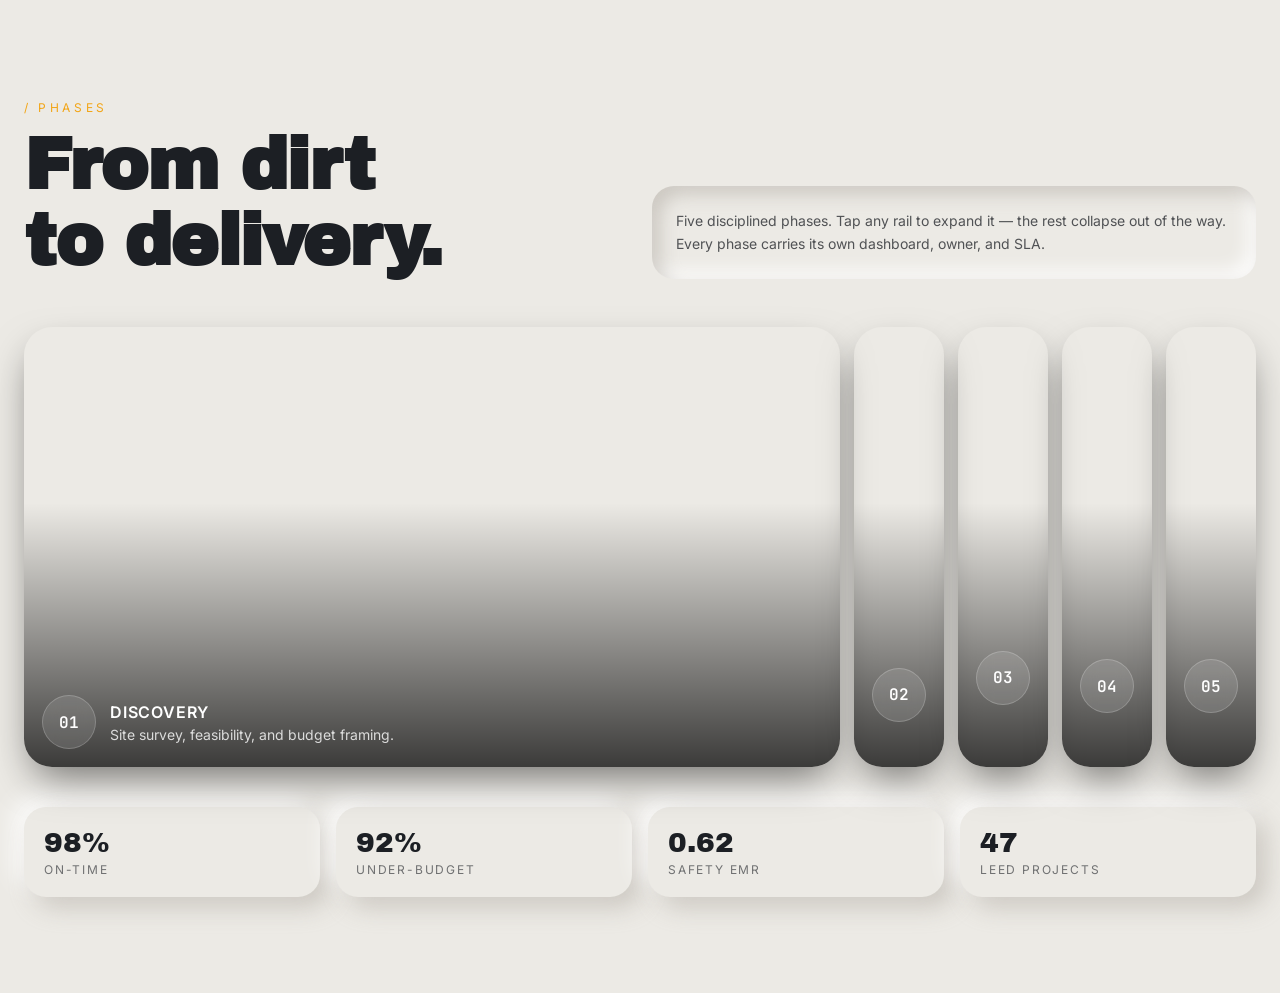
<file: construction-html/04-dirt-to-delivery.html>
<!DOCTYPE html>
<html lang="en">
<head>
  <meta charset="UTF-8" />
  <meta name="viewport" content="width=device-width, initial-scale=1.0" />
  <title>From Dirt to Delivery</title>
  <link rel="stylesheet" href="04-dirt-to-delivery.css" />
  <link href="https://fonts.googleapis.com/css2?family=Archivo+Black&family=Inter:wght@400;700&family=JetBrains+Mono:wght@400;500&display=swap" rel="stylesheet" />
</head>
<body>
<section class="phases" id="phases">
  <div class="phases__inner">
    <div class="phases__header">
      <div>
        <span class="phases__eyebrow">/ Phases</span>
        <h2 class="phases__title">From dirt<br />to delivery.</h2>
      </div>
      <div class="phases__note morph-neuro-inset">
        <p>Five disciplined phases. Tap any rail to expand it — the rest collapse out of the way. Every phase carries its own dashboard, owner, and SLA.</p>
      </div>
    </div>

    <div class="acc-row" id="acc-row">
      <div class="acc-card is-open" data-i="0" style="background-image:url('https://images.unsplash.com/photo-1503387762-592deb58ef4e?auto=format&fit=crop&w=1200&q=80')">
        <div class="acc-row-inner"><div class="acc-icon">01</div><div class="acc-desc"><h4>Discovery</h4><p>Site survey, feasibility, and budget framing.</p></div></div>
      </div>
      <div class="acc-card" data-i="1" style="background-image:url('https://images.unsplash.com/photo-1581094794329-c8112a89af12?auto=format&fit=crop&w=1200&q=80')">
        <div class="acc-row-inner"><div class="acc-icon">02</div><div class="acc-desc"><h4>Design</h4><p>Architectural drawings, MEP coordination, permits.</p></div></div>
      </div>
      <div class="acc-card" data-i="2" style="background-image:url('https://images.unsplash.com/photo-1504307651254-35680f356dfd?auto=format&fit=crop&w=1200&q=80')">
        <div class="acc-row-inner"><div class="acc-icon">03</div><div class="acc-desc"><h4>Build</h4><p>Self-perform crews, daily safety, weekly reporting.</p></div></div>
      </div>
      <div class="acc-card" data-i="3" style="background-image:url('https://images.unsplash.com/photo-1541888946425-d81bb19240f5?auto=format&fit=crop&w=1200&q=80')">
        <div class="acc-row-inner"><div class="acc-icon">04</div><div class="acc-desc"><h4>Handover</h4><p>Punch list, commissioning, 24-month warranty.</p></div></div>
      </div>
      <div class="acc-card" data-i="4" style="background-image:url('https://images.unsplash.com/photo-1487958449943-2429e8be8625?auto=format&fit=crop&w=1200&q=80')">
        <div class="acc-row-inner"><div class="acc-icon">05</div><div class="acc-desc"><h4>Maintain</h4><p>Ongoing facilities care and capital planning.</p></div></div>
      </div>
    </div>

    <div class="phases__stats">
      <div class="phases__stat morph-neuro"><p class="phases__stat-num">98%</p><p class="phases__stat-label">On-time</p></div>
      <div class="phases__stat morph-neuro"><p class="phases__stat-num">92%</p><p class="phases__stat-label">Under-budget</p></div>
      <div class="phases__stat morph-neuro"><p class="phases__stat-num">0.62</p><p class="phases__stat-label">Safety EMR</p></div>
      <div class="phases__stat morph-neuro"><p class="phases__stat-num">47</p><p class="phases__stat-label">LEED projects</p></div>
    </div>
  </div>
</section>
<script src="04-dirt-to-delivery.js"></script>
</body>
</html>
</file>
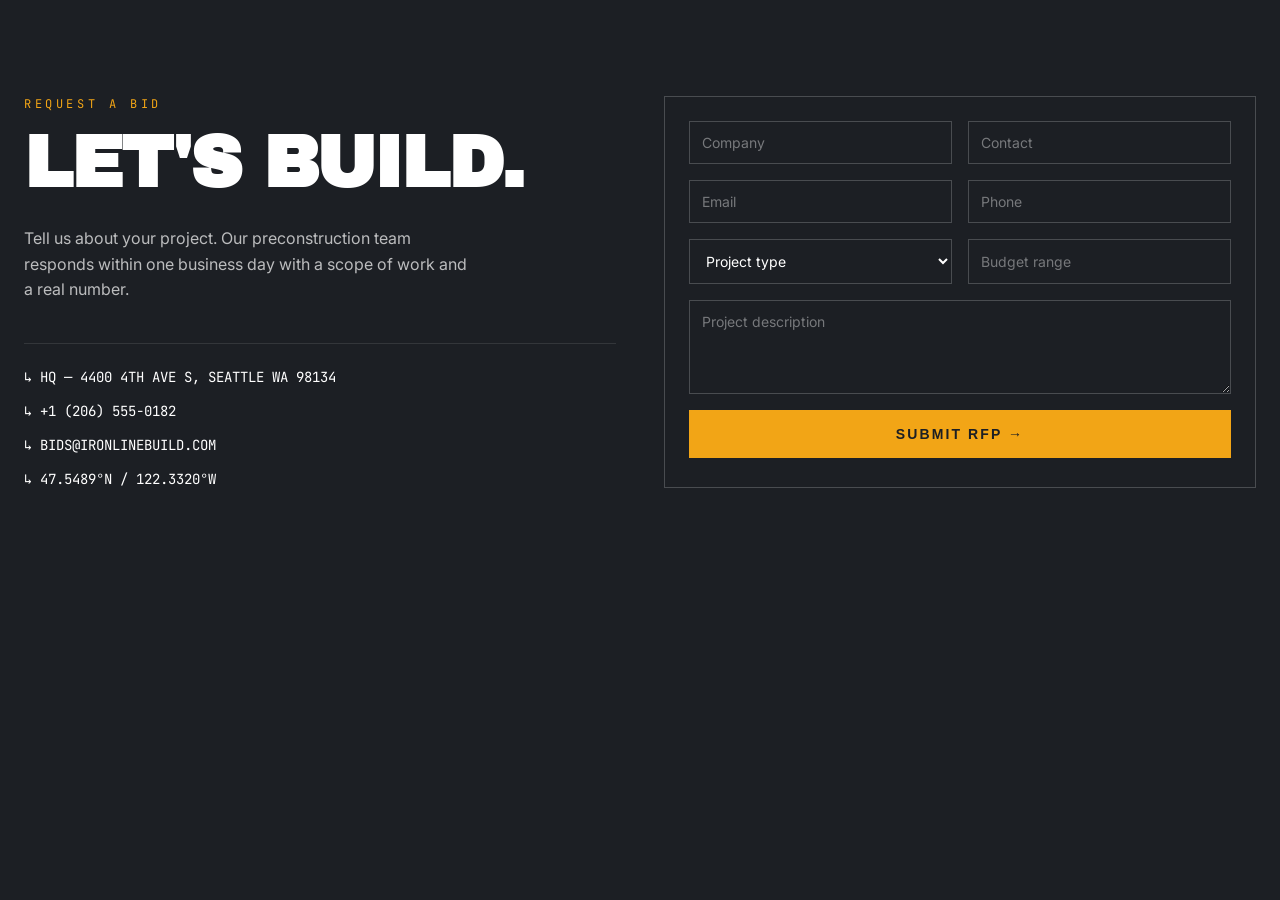
<file: construction-html/07-lets-build.html>
<!DOCTYPE html>
<html lang="en">
<head>
  <meta charset="UTF-8" />
  <meta name="viewport" content="width=device-width, initial-scale=1.0" />
  <title>Let's Build</title>
  <link rel="stylesheet" href="07-lets-build.css" />
  <link href="https://fonts.googleapis.com/css2?family=Archivo+Black&family=Inter:wght@400;700&family=JetBrains+Mono:wght@400;500&display=swap" rel="stylesheet" />
</head>
<body>
<section class="inquiry" id="contact">
  <div class="inquiry__inner">
    <div class="inquiry__copy">
      <p class="inquiry__eyebrow">REQUEST A BID</p>
      <h2 class="inquiry__title">LET'S BUILD.</h2>
      <p class="inquiry__desc">Tell us about your project. Our preconstruction team responds within one business day with a scope of work and a real number.</p>
      <div class="inquiry__details">
        <p>↳ HQ — 4400 4TH AVE S, SEATTLE WA 98134</p>
        <p>↳ +1 (206) 555-0182</p>
        <p>↳ BIDS@IRONLINEBUILD.COM</p>
        <p>↳ 47.5489°N / 122.3320°W</p>
      </div>
    </div>
    <form class="inquiry__form" onsubmit="return false;">
      <div class="inquiry__row">
        <input type="text" placeholder="Company" />
        <input type="text" placeholder="Contact" />
        <input type="email" placeholder="Email" />
        <input type="tel" placeholder="Phone" />
        <select>
          <option>Project type</option>
          <option>Commercial</option>
          <option>Civic</option>
          <option>Healthcare</option>
          <option>Industrial</option>
        </select>
        <input type="text" placeholder="Budget range" />
      </div>
      <textarea rows="4" placeholder="Project description"></textarea>
      <button type="button" class="inquiry__submit">SUBMIT RFP →</button>
    </form>
  </div>
</section>
</body>
</html>
</file>
<file: construction-html/03-what-we-do.css>
*,*::before,*::after{box-sizing:border-box;margin:0;padding:0}
body{font-family:Inter,system-ui,sans-serif;background:#1C1F24;color:#fff}

.services{background:#1C1F24;color:#fff;padding:6rem 1.5rem}
.services__inner{max-width:80rem;margin:0 auto}
.services__header{margin-bottom:3rem}
.services__eyebrow{font-family:"JetBrains Mono",monospace;font-size:.75rem;letter-spacing:.3em;text-transform:uppercase;color:#F2A516}
.services__title{margin-top:.75rem;font-family:"Archivo Black",sans-serif;font-size:clamp(2.5rem,6vw,4.5rem);letter-spacing:-.02em}

.services__grid{display:grid;gap:1px;background:rgba(255,255,255,.1)}
@media(min-width:768px){.services__grid{grid-template-columns:repeat(3,1fr)}}

.services__card{background:#1C1F24;padding:2rem;transition:background .3s,color .3s;opacity:0;transform:translateY(20px)}
.services__card.is-visible{opacity:1;transform:translateY(0);transition:opacity .5s ease,transform .5s ease,background .3s,color .3s}
.services__card:hover{background:#F2A516;color:#1C1F24}
.services__num{font-family:"JetBrains Mono",monospace;font-size:.75rem;letter-spacing:.2em;text-transform:uppercase;opacity:.5}
.services__name{margin-top:1rem;font-family:"Archivo Black",sans-serif;font-size:1.5rem;letter-spacing:-.02em}
.services__desc{margin-top:.5rem;font-size:.875rem;opacity:.8;line-height:1.5}
</file>
<file: construction-html/04-dirt-to-delivery.css>
*,*::before,*::after{box-sizing:border-box;margin:0;padding:0}
body{font-family:Inter,system-ui,sans-serif;background:#ECEAE5;color:#1C1F24}

.phases{padding:6rem 1.5rem;background:#ECEAE5}
.phases__inner{max-width:80rem;margin:0 auto}

.phases__header{display:grid;gap:1.5rem;margin-bottom:3rem;align-items:end}
@media(min-width:768px){.phases__header{grid-template-columns:1fr 1fr}}
.phases__eyebrow{font-size:.75rem;letter-spacing:.3em;text-transform:uppercase;color:#F2A516}
.phases__title{margin-top:.75rem;font-family:"Archivo Black",sans-serif;font-size:clamp(2.5rem,6vw,4.5rem);font-weight:700;letter-spacing:-.02em;line-height:1.05}

.morph-neuro-inset{background:#ECEAE5;border-radius:22px;box-shadow:inset 8px 8px 18px rgba(163,158,148,.45),inset -8px -8px 18px rgba(255,255,255,.9);padding:1.5rem}
.phases__note p{font-size:.875rem;line-height:1.6;color:rgba(28,31,36,.75)}

.acc-row{display:flex;gap:14px;height:440px}
.acc-card{flex:0 0 90px;border-radius:28px;cursor:pointer;overflow:hidden;position:relative;background-size:cover;background-position:center;box-shadow:0 18px 40px -10px rgba(0,0,0,.55);transition:flex-basis .7s cubic-bezier(.28,-0.03,0,.99);display:flex;align-items:flex-end}
.acc-card.is-open{flex:1 1 0}
.acc-card::before{content:"";position:absolute;inset:0;background:linear-gradient(180deg,transparent 40%,rgba(0,0,0,.75))}
.acc-row-inner{position:relative;z-index:1;display:flex;align-items:center;gap:14px;padding:18px;color:#fff;width:100%}
.acc-icon{flex:0 0 54px;height:54px;border-radius:50%;background:rgba(255,255,255,.12);backdrop-filter:blur(8px);border:1px solid rgba(255,255,255,.2);display:grid;place-items:center;font-weight:600;font-family:"JetBrains Mono",monospace}
.acc-desc{opacity:0;transform:translateY(20px);transition:all .3s ease .15s;overflow:hidden;min-width:0}
.acc-card.is-open .acc-desc{opacity:1;transform:translateY(0)}
.acc-desc h4{font-size:1rem;font-weight:600;text-transform:uppercase;letter-spacing:.05em}
.acc-desc p{margin-top:.25rem;font-size:.875rem;color:rgba(255,255,255,.8)}

@media(max-width:767px){
  .acc-row{flex-direction:column;height:auto}
  .acc-card{flex:none!important;height:80px;border-radius:16px}
  .acc-card.is-open{height:220px}
}

.phases__stats{margin-top:2.5rem;display:grid;gap:1rem}
@media(min-width:768px){.phases__stats{grid-template-columns:repeat(4,1fr)}}
.morph-neuro{background:#ECEAE5;border-radius:22px;box-shadow:10px 10px 24px rgba(163,158,148,.45),-10px -10px 24px rgba(255,255,255,.9);padding:1.25rem;transition:transform .3s}
.morph-neuro:hover{transform:translateY(-4px)}
.phases__stat-num{font-family:"Archivo Black",sans-serif;font-size:1.75rem}
.phases__stat-label{font-size:.75rem;text-transform:uppercase;letter-spacing:.15em;color:rgba(28,31,36,.6);margin-top:.25rem}
</file>
<file: construction-html/07-lets-build.css>
*,*::before,*::after{box-sizing:border-box;margin:0;padding:0}
body{font-family:Inter,system-ui,sans-serif;background:#1C1F24;color:#fff}

.inquiry{background:#1C1F24;color:#fff;padding:6rem 1.5rem}
.inquiry__inner{max-width:80rem;margin:0 auto;display:grid;gap:3rem}
@media(min-width:768px){.inquiry__inner{grid-template-columns:1fr 1fr}}

.inquiry__eyebrow{font-family:"JetBrains Mono",monospace;font-size:.75rem;letter-spacing:.3em;text-transform:uppercase;color:#F2A516}
.inquiry__title{margin-top:.75rem;font-family:"Archivo Black",sans-serif;font-size:clamp(2.5rem,6vw,4.5rem);letter-spacing:-.02em}
.inquiry__desc{margin-top:1.5rem;max-width:28rem;font-size:1rem;line-height:1.6;color:rgba(255,255,255,.7)}
.inquiry__details{margin-top:2.5rem;padding-top:1.5rem;border-top:1px solid rgba(255,255,255,.1);font-family:"JetBrains Mono",monospace;font-size:.875rem;display:flex;flex-direction:column;gap:1rem}

.inquiry__form{border:1px solid rgba(255,255,255,.2);padding:1.5rem;display:flex;flex-direction:column;gap:1rem}
.inquiry__row{display:grid;gap:1rem}
@media(min-width:640px){.inquiry__row{grid-template-columns:1fr 1fr}}

.inquiry__form input,
.inquiry__form select,
.inquiry__form textarea{
  width:100%;
  border:1px solid rgba(255,255,255,.2);
  background:transparent;
  padding:.75rem;
  font-size:.875rem;
  color:#fff;
  font-family:inherit;
  outline:none;
  transition:border-color .2s;
}
.inquiry__form select{background:#1C1F24}
.inquiry__form input::placeholder,
.inquiry__form textarea::placeholder{color:rgba(255,255,255,.4)}
.inquiry__form input:focus,
.inquiry__form select:focus,
.inquiry__form textarea:focus{border-color:#F2A516}

.inquiry__submit{
  width:100%;
  background:#F2A516;
  color:#1C1F24;
  border:none;
  padding:1rem;
  font-size:.875rem;
  font-weight:700;
  letter-spacing:.15em;
  text-transform:uppercase;
  cursor:pointer;
  transition:background .2s;
}
.inquiry__submit:hover{background:#fff}
</file>
